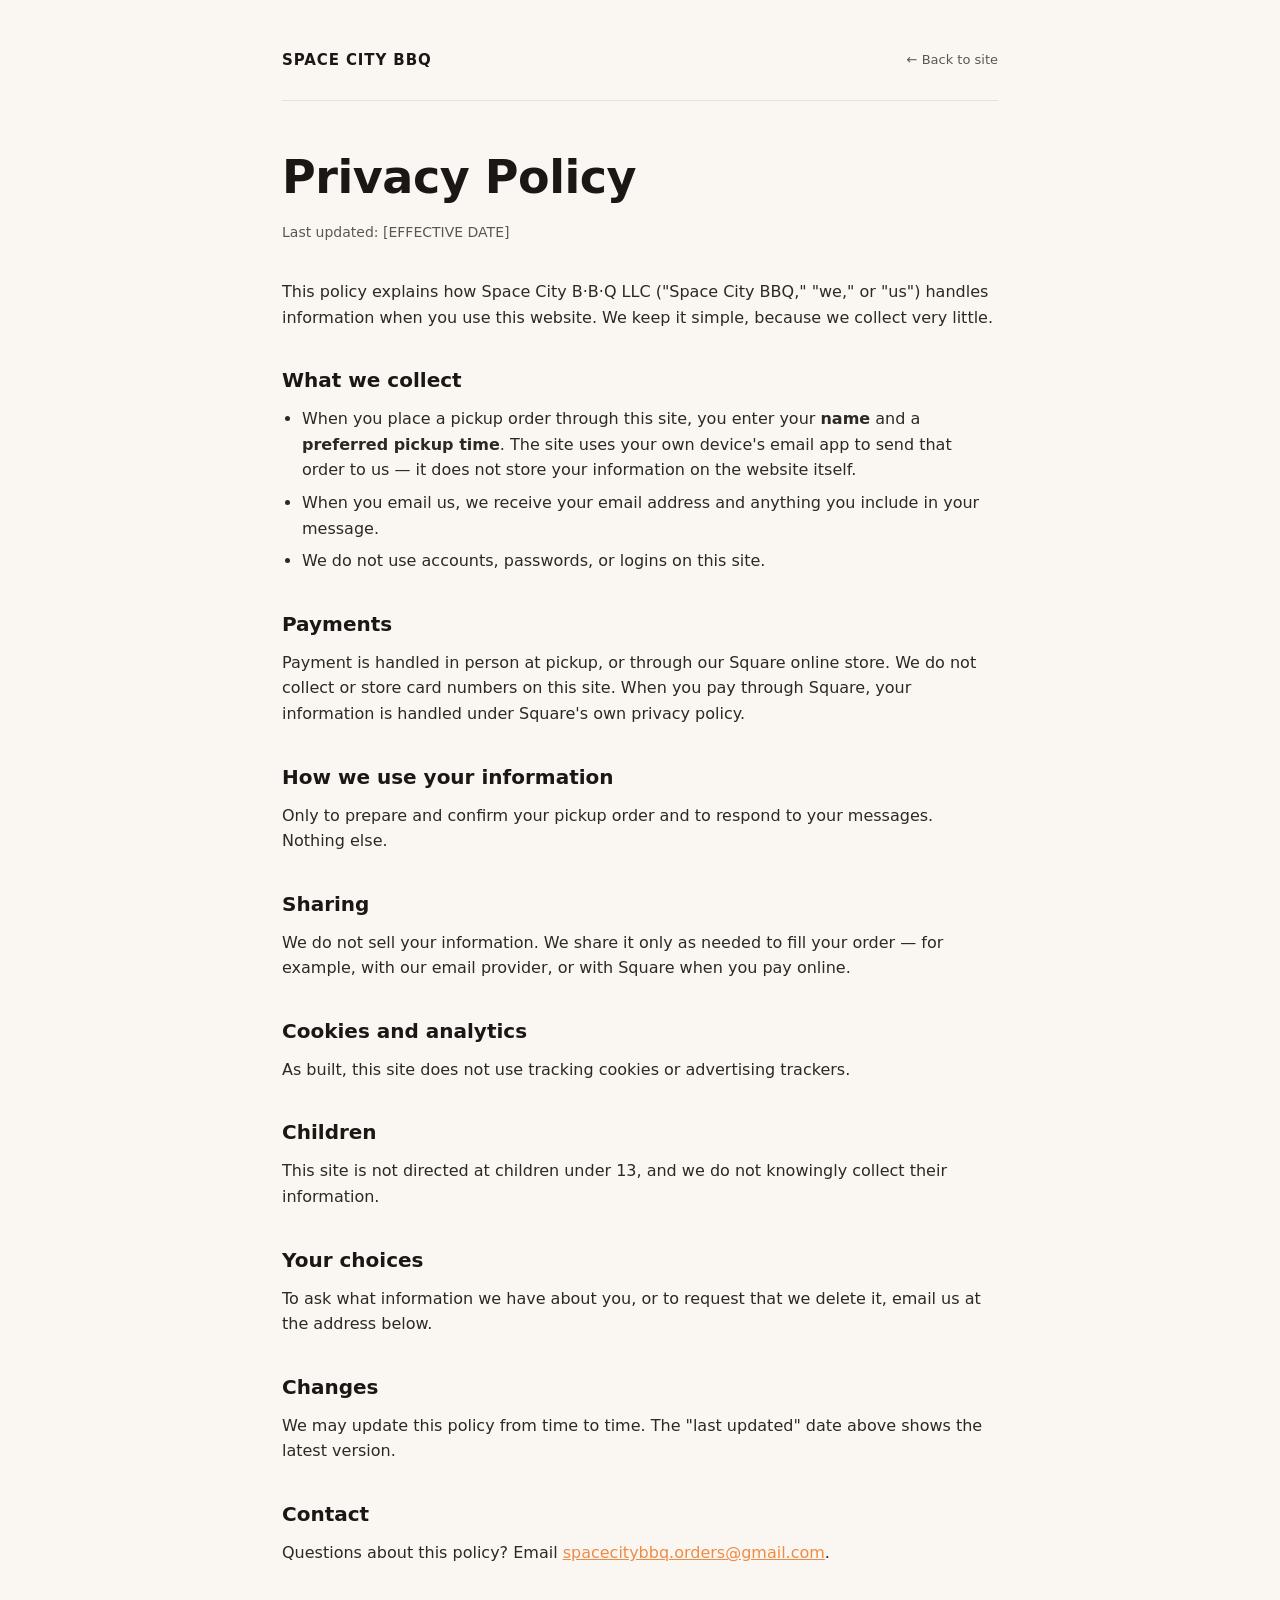
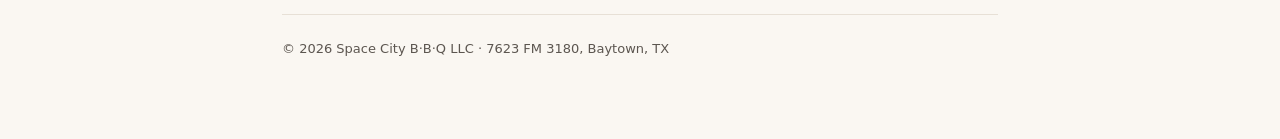
<file: privacy.html>
<!DOCTYPE html>
<!-- TEMPLATE: Space City BBQ Privacy Policy. Plain-English starting point.
     Have a Texas/US attorney review before publishing. Replace [PLACEHOLDERS]. -->
<html lang="en">
<head>
<meta charset="UTF-8">
<meta name="viewport" content="width=device-width, initial-scale=1.0">
<title>Privacy Policy · Space City BBQ</title>
<meta name="description" content="How Space City BBQ handles your information.">
<style>
  :root{
    --bg:#faf7f2; --ink:#1a1714; --muted:#5c5650; --accent:#ee8b45; --line:#e7e0d6;
    --disp:'Fredoka',ui-rounded,'SF Pro Rounded','Quicksand',system-ui,sans-serif;
    --body:'Instrument Sans',system-ui,-apple-system,'Segoe UI',sans-serif;
  }
  *{box-sizing:border-box;margin:0;padding:0}
  body{background:var(--bg);color:var(--ink);font-family:var(--body);
    line-height:1.6;font-size:16px;-webkit-font-smoothing:antialiased}
  .wrap{max-width:760px;margin:0 auto;padding:48px 22px 80px}
  .top{display:flex;justify-content:space-between;align-items:center;
    padding-bottom:28px;margin-bottom:40px;border-bottom:1px solid var(--line)}
  .brand{font-family:var(--disp);font-weight:700;letter-spacing:.06em;
    text-transform:uppercase;font-size:15px;color:var(--ink);text-decoration:none}
  .back{font-size:13px;color:var(--muted);text-decoration:none;font-weight:500}
  .back:hover{color:var(--accent)}
  h1{font-family:var(--disp);font-weight:700;font-size:clamp(30px,6vw,46px);
    letter-spacing:-.01em;margin-bottom:6px}
  .eff{color:var(--muted);font-size:14px;margin-bottom:36px}
  h2{font-family:var(--disp);font-weight:600;font-size:20px;margin:34px 0 10px}
  p{margin-bottom:14px;color:#2c2823}
  ul{margin:0 0 14px 20px;color:#2c2823}
  li{margin-bottom:7px}
  a{color:var(--accent)}
  footer{margin-top:48px;padding-top:24px;border-top:1px solid var(--line);
    font-size:13px;color:var(--muted)}
</style>
</head>
<body>
<div class="wrap">
  <div class="top">
    <a href="index.html" class="brand">Space City BBQ</a>
    <a href="index.html" class="back">&larr; Back to site</a>
  </div>

  <h1>Privacy Policy</h1>
  <p class="eff">Last updated: [EFFECTIVE DATE]</p>

  <p>This policy explains how Space City B&middot;B&middot;Q LLC ("Space City BBQ," "we," or "us") handles information when you use this website. We keep it simple, because we collect very little.</p>

  <h2>What we collect</h2>
  <ul>
    <li>When you place a pickup order through this site, you enter your <strong>name</strong> and a <strong>preferred pickup time</strong>. The site uses your own device's email app to send that order to us &mdash; it does not store your information on the website itself.</li>
    <li>When you email us, we receive your email address and anything you include in your message.</li>
    <li>We do not use accounts, passwords, or logins on this site.</li>
  </ul>

  <h2>Payments</h2>
  <p>Payment is handled in person at pickup, or through our Square online store. We do not collect or store card numbers on this site. When you pay through Square, your information is handled under Square's own privacy policy.</p>

  <h2>How we use your information</h2>
  <p>Only to prepare and confirm your pickup order and to respond to your messages. Nothing else.</p>

  <h2>Sharing</h2>
  <p>We do not sell your information. We share it only as needed to fill your order &mdash; for example, with our email provider, or with Square when you pay online.</p>

  <h2>Cookies and analytics</h2>
  <p>As built, this site does not use tracking cookies or advertising trackers.</p>
  <!-- EDITOR NOTE (not shown to visitors): if you later add analytics (such as Google Analytics) or any tracking tools, update this section to disclose what is collected and why. -->

  <h2>Children</h2>
  <p>This site is not directed at children under 13, and we do not knowingly collect their information.</p>

  <h2>Your choices</h2>
  <p>To ask what information we have about you, or to request that we delete it, email us at the address below.</p>

  <h2>Changes</h2>
  <p>We may update this policy from time to time. The "last updated" date above shows the latest version.</p>

  <h2>Contact</h2>
  <p>Questions about this policy? Email <a href="mailto:spacecitybbq.orders@gmail.com">spacecitybbq.orders@gmail.com</a>.</p>

  <footer>&copy; <span id="yr"></span> Space City B&middot;B&middot;Q LLC &middot; 7623 FM 3180, Baytown, TX</footer>
</div>
<script>document.getElementById('yr').textContent=new Date().getFullYear();</script>
</body>
</html>
</file>
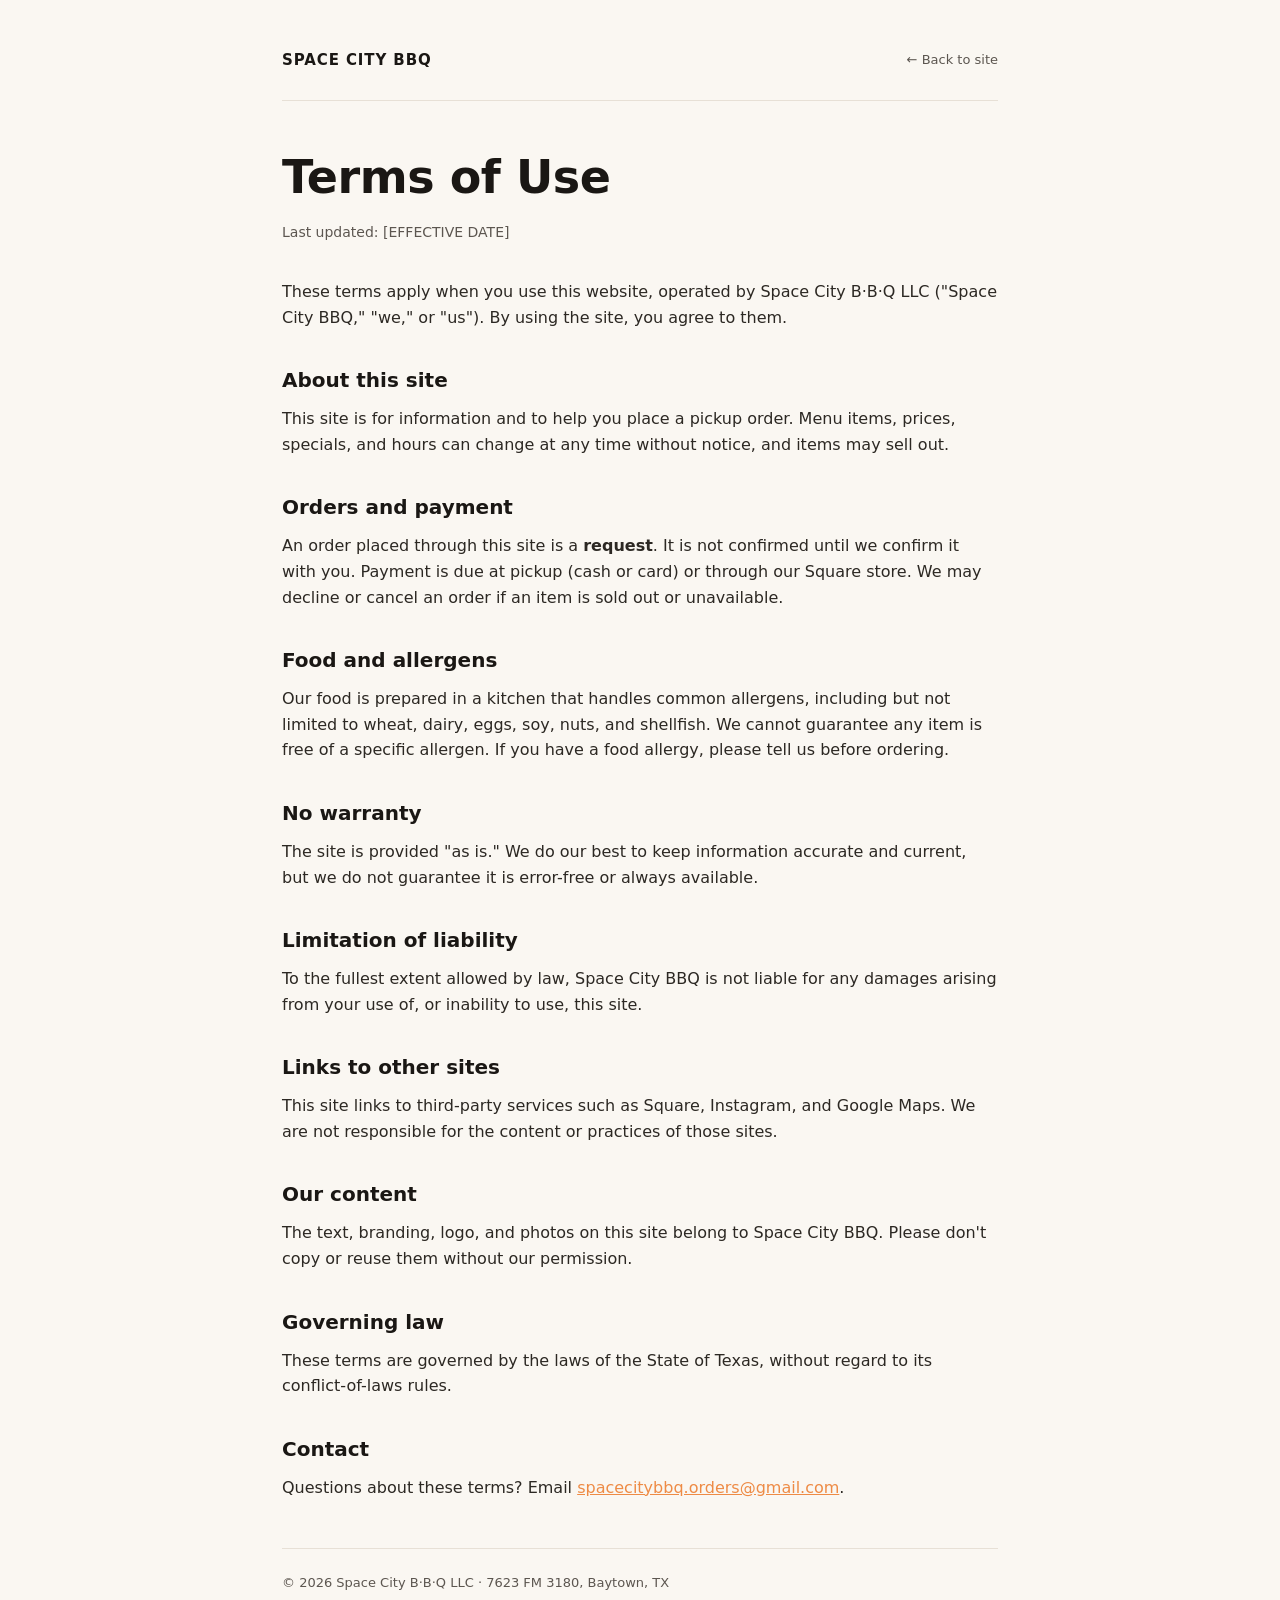
<file: terms.html>
<!DOCTYPE html>
<!-- TEMPLATE: Space City BBQ Terms of Use. Plain-English starting point.
     Have a Texas/US attorney review before publishing. Replace [PLACEHOLDERS]. -->
<html lang="en">
<head>
<meta charset="UTF-8">
<meta name="viewport" content="width=device-width, initial-scale=1.0">
<title>Terms of Use · Space City BBQ</title>
<meta name="description" content="The terms for using the Space City BBQ website.">
<style>
  :root{
    --bg:#faf7f2; --ink:#1a1714; --muted:#5c5650; --accent:#ee8b45; --line:#e7e0d6;
    --disp:'Fredoka',ui-rounded,'SF Pro Rounded','Quicksand',system-ui,sans-serif;
    --body:'Instrument Sans',system-ui,-apple-system,'Segoe UI',sans-serif;
  }
  *{box-sizing:border-box;margin:0;padding:0}
  body{background:var(--bg);color:var(--ink);font-family:var(--body);
    line-height:1.6;font-size:16px;-webkit-font-smoothing:antialiased}
  .wrap{max-width:760px;margin:0 auto;padding:48px 22px 80px}
  .top{display:flex;justify-content:space-between;align-items:center;
    padding-bottom:28px;margin-bottom:40px;border-bottom:1px solid var(--line)}
  .brand{font-family:var(--disp);font-weight:700;letter-spacing:.06em;
    text-transform:uppercase;font-size:15px;color:var(--ink);text-decoration:none}
  .back{font-size:13px;color:var(--muted);text-decoration:none;font-weight:500}
  .back:hover{color:var(--accent)}
  h1{font-family:var(--disp);font-weight:700;font-size:clamp(30px,6vw,46px);
    letter-spacing:-.01em;margin-bottom:6px}
  .eff{color:var(--muted);font-size:14px;margin-bottom:36px}
  h2{font-family:var(--disp);font-weight:600;font-size:20px;margin:34px 0 10px}
  p{margin-bottom:14px;color:#2c2823}
  ul{margin:0 0 14px 20px;color:#2c2823}
  li{margin-bottom:7px}
  a{color:var(--accent)}
  footer{margin-top:48px;padding-top:24px;border-top:1px solid var(--line);
    font-size:13px;color:var(--muted)}
</style>
</head>
<body>
<div class="wrap">
  <div class="top">
    <a href="index.html" class="brand">Space City BBQ</a>
    <a href="index.html" class="back">&larr; Back to site</a>
  </div>

  <h1>Terms of Use</h1>
  <p class="eff">Last updated: [EFFECTIVE DATE]</p>

  <p>These terms apply when you use this website, operated by Space City B&middot;B&middot;Q LLC ("Space City BBQ," "we," or "us"). By using the site, you agree to them.</p>

  <h2>About this site</h2>
  <p>This site is for information and to help you place a pickup order. Menu items, prices, specials, and hours can change at any time without notice, and items may sell out.</p>

  <h2>Orders and payment</h2>
  <p>An order placed through this site is a <strong>request</strong>. It is not confirmed until we confirm it with you. Payment is due at pickup (cash or card) or through our Square store. We may decline or cancel an order if an item is sold out or unavailable.</p>

  <h2>Food and allergens</h2>
  <p>Our food is prepared in a kitchen that handles common allergens, including but not limited to wheat, dairy, eggs, soy, nuts, and shellfish. We cannot guarantee any item is free of a specific allergen. If you have a food allergy, please tell us before ordering.</p>
  <!-- EDITOR NOTE (not shown to visitors): adjust the allergen list above to match what is actually present in the Space City BBQ kitchen before publishing. -->

  <h2>No warranty</h2>
  <p>The site is provided "as is." We do our best to keep information accurate and current, but we do not guarantee it is error-free or always available.</p>

  <h2>Limitation of liability</h2>
  <p>To the fullest extent allowed by law, Space City BBQ is not liable for any damages arising from your use of, or inability to use, this site.</p>

  <h2>Links to other sites</h2>
  <p>This site links to third-party services such as Square, Instagram, and Google Maps. We are not responsible for the content or practices of those sites.</p>

  <h2>Our content</h2>
  <p>The text, branding, logo, and photos on this site belong to Space City BBQ. Please don't copy or reuse them without our permission.</p>

  <h2>Governing law</h2>
  <p>These terms are governed by the laws of the State of Texas, without regard to its conflict-of-laws rules.</p>

  <h2>Contact</h2>
  <p>Questions about these terms? Email <a href="mailto:spacecitybbq.orders@gmail.com">spacecitybbq.orders@gmail.com</a>.</p>

  <footer>&copy; <span id="yr"></span> Space City B&middot;B&middot;Q LLC &middot; 7623 FM 3180, Baytown, TX</footer>
</div>
<script>document.getElementById('yr').textContent=new Date().getFullYear();</script>
</body>
</html>
</file>
